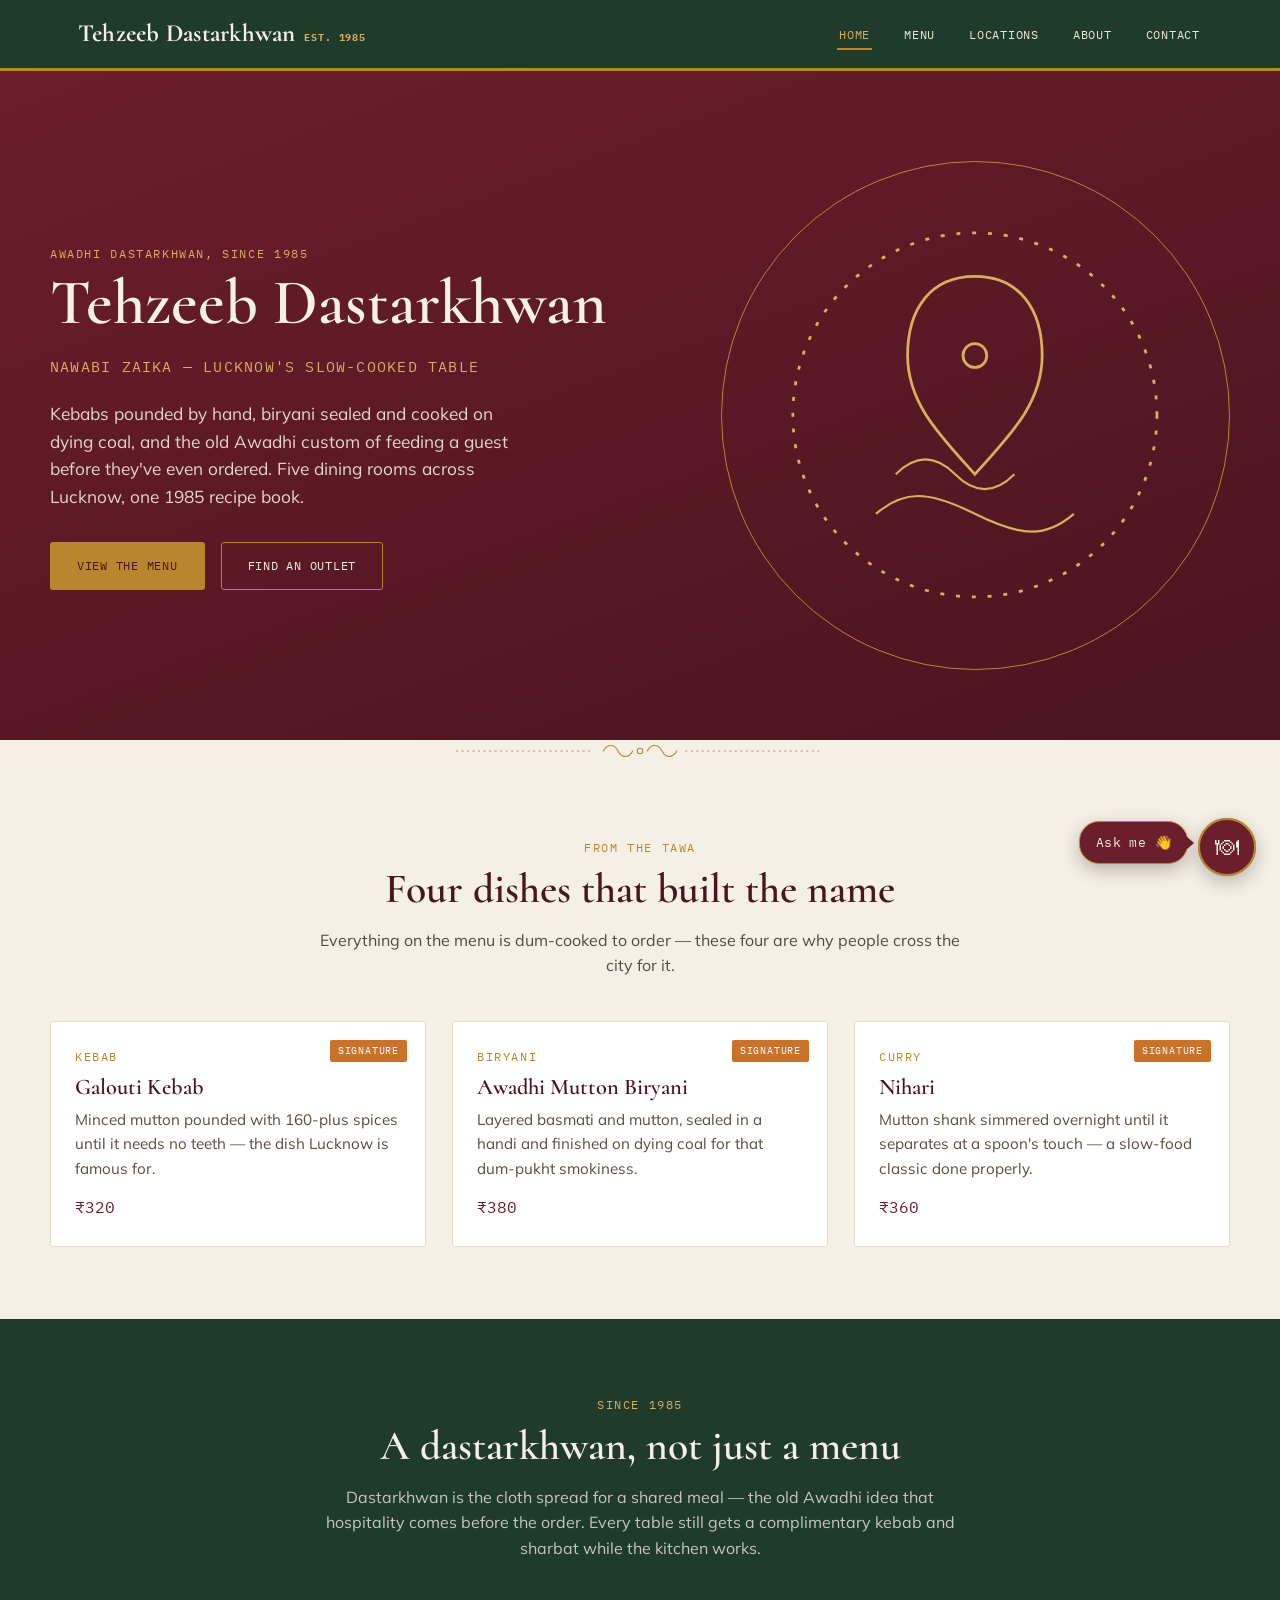
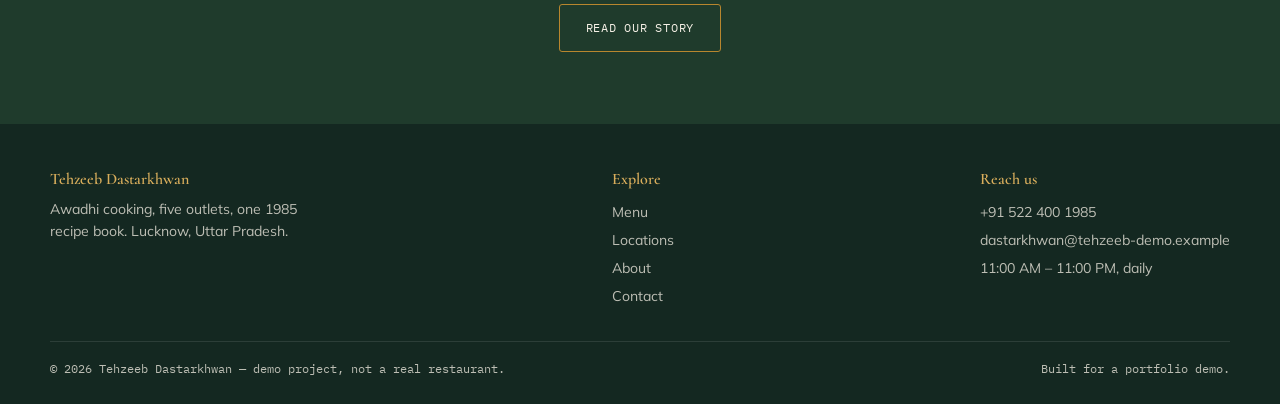
<file: index.html>
<!DOCTYPE html>
<html lang="en">
<head>
<meta charset="UTF-8" />
<meta name="viewport" content="width=device-width, initial-scale=1.0" />
<title>Tehzeeb Dastarkhwan — Awadhi Restaurant Chain, Lucknow</title>
<meta name="description" content="Tehzeeb Dastarkhwan — Awadhi kebabs, biryani and dum-pukht cooking across five outlets in Lucknow, since 1985." />
<link rel="preconnect" href="https://fonts.googleapis.com">
<link href="https://fonts.googleapis.com/css2?family=Cormorant:wght@500;600;700&family=Mulish:wght@400;500;700&family=IBM+Plex+Mono:wght@400;500&display=swap" rel="stylesheet">
<link rel="stylesheet" href="style.css">
</head>
<body>

<header class="site-header">
  <nav class="nav">
    <a href="index.html" class="nav-brand">Tehzeeb Dastarkhwan <small>Est. 1985</small></a>
    <button class="nav-toggle" aria-label="Toggle menu">☰</button>
    <ul class="nav-links">
      <li><a href="index.html">Home</a></li>
      <li><a href="menu.html">Menu</a></li>
      <li><a href="locations.html">Locations</a></li>
      <li><a href="about.html">About</a></li>
      <li><a href="contact.html">Contact</a></li>
    </ul>
  </nav>
</header>

<section class="hero">
  <div class="hero-inner">
    <div>
      <span class="eyebrow" style="color:var(--brass-light)">Awadhi dastarkhwan, since 1985</span>
      <h1>Tehzeeb Dastarkhwan</h1>
      <div class="tagline">Nawabi Zaika — Lucknow's Slow-Cooked Table</div>
      <p class="lead">Kebabs pounded by hand, biryani sealed and cooked on dying coal, and the old Awadhi custom of feeding a guest before they've even ordered. Five dining rooms across Lucknow, one 1985 recipe book.</p>
      <div class="hero-ctas">
        <a href="menu.html" class="btn btn-primary">View the menu</a>
        <a href="locations.html" class="btn btn-outline">Find an outlet</a>
      </div>
    </div>
    <div class="hero-signature" aria-hidden="true">
      <svg viewBox="0 0 200 200" xmlns="http://www.w3.org/2000/svg" fill="none" stroke="#D9AE5C" stroke-width="1.4">
        <circle cx="100" cy="100" r="92" stroke-dasharray="2 6"/>
        <path d="M100 30c22 0 34 16 34 40s-16 40-34 60c-18-20-34-36-34-60s12-40 34-40z"/>
        <circle cx="100" cy="70" r="6"/>
        <path d="M60 130c10-10 20-10 30 0s20 10 30 0" stroke-width="1.1"/>
        <path d="M50 150c14-12 26-12 50 0s36 12 50 0" stroke-width="1.1"/>
      </svg>
    </div>
  </div>
</section>

<div class="chikan-divider" style="background:var(--ivory)"></div>

<section>
  <div class="section-head">
    <span class="eyebrow">From the tawa</span>
    <h2>Four dishes that built the name</h2>
    <p>Everything on the menu is dum-cooked to order — these four are why people cross the city for it.</p>
  </div>
  <div class="grid-3">
    <div class="dish-card">
      <span class="badge">Signature</span>
      <span class="eyebrow">Kebab</span>
      <h3>Galouti Kebab</h3>
      <p>Minced mutton pounded with 160-plus spices until it needs no teeth — the dish Lucknow is famous for.</p>
      <div class="price">₹320</div>
    </div>
    <div class="dish-card">
      <span class="badge">Signature</span>
      <span class="eyebrow">Biryani</span>
      <h3>Awadhi Mutton Biryani</h3>
      <p>Layered basmati and mutton, sealed in a handi and finished on dying coal for that dum-pukht smokiness.</p>
      <div class="price">₹380</div>
    </div>
    <div class="dish-card">
      <span class="badge">Signature</span>
      <span class="eyebrow">Curry</span>
      <h3>Nihari</h3>
      <p>Mutton shank simmered overnight until it separates at a spoon's touch — a slow-food classic done properly.</p>
      <div class="price">₹360</div>
    </div>
  </div>
</section>

<section class="on-green">
  <div class="section-head">
    <span class="eyebrow" style="color:var(--brass-light)">Since 1985</span>
    <h2>A dastarkhwan, not just a menu</h2>
    <p>Dastarkhwan is the cloth spread for a shared meal — the old Awadhi idea that hospitality comes before the order. Every table still gets a complimentary kebab and sharbat while the kitchen works.</p>
  </div>
  <div style="text-align:center">
    <a href="about.html" class="btn btn-outline">Read our story</a>
  </div>
</section>

<footer class="site-footer">
  <div class="footer-inner">
    <div>
      <h4>Tehzeeb Dastarkhwan</h4>
      <p style="max-width:32ch;font-size:0.88rem;">Awadhi cooking, five outlets, one 1985 recipe book. Lucknow, Uttar Pradesh.</p>
    </div>
    <div>
      <h4>Explore</h4>
      <ul>
        <li><a href="menu.html">Menu</a></li>
        <li><a href="locations.html">Locations</a></li>
        <li><a href="about.html">About</a></li>
        <li><a href="contact.html">Contact</a></li>
      </ul>
    </div>
    <div>
      <h4>Reach us</h4>
      <ul>
        <li>+91 522 400 1985</li>
        <li>dastarkhwan@tehzeeb-demo.example</li>
        <li>11:00 AM – 11:00 PM, daily</li>
      </ul>
    </div>
  </div>
  <div class="footer-bottom">
    <span>© 2026 Tehzeeb Dastarkhwan — demo project, not a real restaurant.</span>
    <span>Built for a portfolio demo.</span>
  </div>
</footer>

<script src="restaurant-data.js"></script>
<script src="main.js"></script>
<script src="chatbot.js"></script>
</body>
</html>
</file>
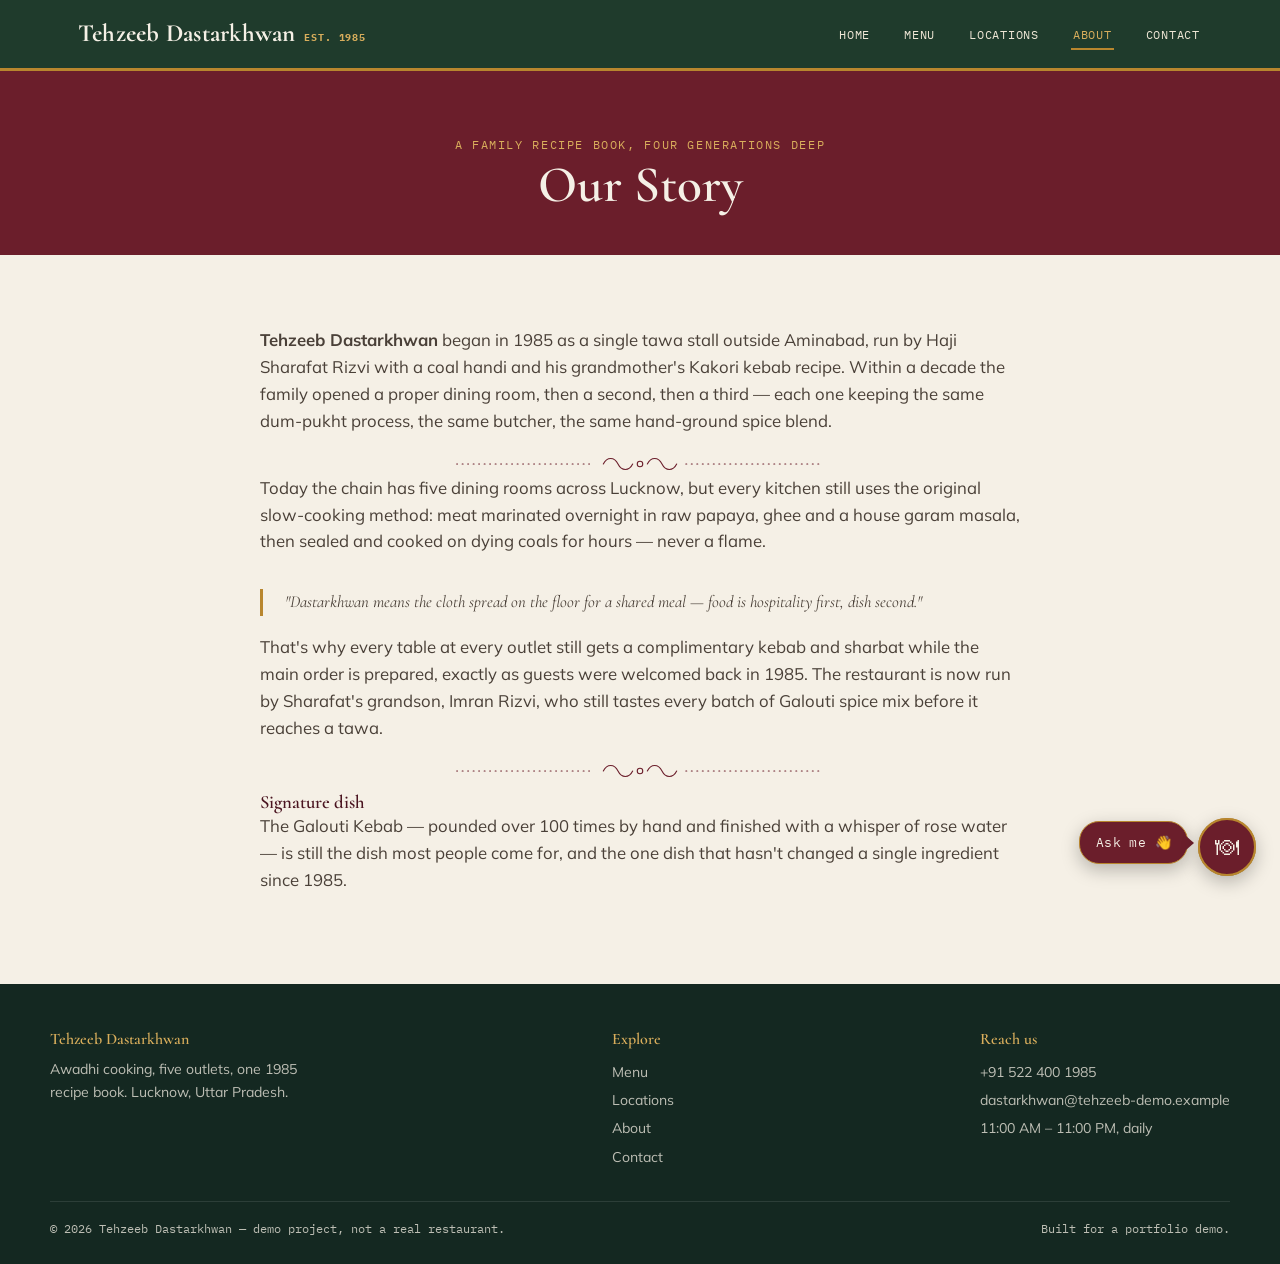
<file: about.html>
<!DOCTYPE html>
<html lang="en">
<head>
<meta charset="UTF-8" />
<meta name="viewport" content="width=device-width, initial-scale=1.0" />
<title>About — Tehzeeb Dastarkhwan</title>
<link rel="preconnect" href="https://fonts.googleapis.com">
<link href="https://fonts.googleapis.com/css2?family=Cormorant:wght@500;600;700&family=Mulish:wght@400;500;700&family=IBM+Plex+Mono:wght@400;500&display=swap" rel="stylesheet">
<link rel="stylesheet" href="style.css">
</head>
<body>

<header class="site-header">
  <nav class="nav">
    <a href="index.html" class="nav-brand">Tehzeeb Dastarkhwan <small>Est. 1985</small></a>
    <button class="nav-toggle" aria-label="Toggle menu">☰</button>
    <ul class="nav-links">
      <li><a href="index.html">Home</a></li>
      <li><a href="menu.html">Menu</a></li>
      <li><a href="locations.html">Locations</a></li>
      <li><a href="about.html">About</a></li>
      <li><a href="contact.html">Contact</a></li>
    </ul>
  </nav>
</header>

<section style="background:var(--wine);color:var(--ivory);padding:60px 28px 40px;text-align:center;">
  <span class="eyebrow" style="color:var(--brass-light)">A family recipe book, four generations deep</span>
  <h1 style="color:var(--ivory);font-size:clamp(2.2rem,4vw,3.2rem);">Our Story</h1>
</section>

<section>
  <div class="about-story">
    <p><strong>Tehzeeb Dastarkhwan</strong> began in 1985 as a single tawa stall outside Aminabad, run by Haji Sharafat Rizvi with a coal handi and his grandmother's Kakori kebab recipe. Within a decade the family opened a proper dining room, then a second, then a third — each one keeping the same dum-pukht process, the same butcher, the same hand-ground spice blend.</p>

    <div class="chikan-divider" data-stroke="#6B1E2B"></div>

    <p>Today the chain has five dining rooms across Lucknow, but every kitchen still uses the original slow-cooking method: meat marinated overnight in raw papaya, ghee and a house garam masala, then sealed and cooked on dying coals for hours — never a flame.</p>

    <p class="pull-quote">"Dastarkhwan means the cloth spread on the floor for a shared meal — food is hospitality first, dish second."</p>

    <p>That's why every table at every outlet still gets a complimentary kebab and sharbat while the main order is prepared, exactly as guests were welcomed back in 1985. The restaurant is now run by Sharafat's grandson, Imran Rizvi, who still tastes every batch of Galouti spice mix before it reaches a tawa.</p>

    <div class="chikan-divider" data-stroke="#6B1E2B"></div>

    <h3 style="margin-top:10px;">Signature dish</h3>
    <p>The Galouti Kebab — pounded over 100 times by hand and finished with a whisper of rose water — is still the dish most people come for, and the one dish that hasn't changed a single ingredient since 1985.</p>
  </div>
</section>

<footer class="site-footer">
  <div class="footer-inner">
    <div>
      <h4>Tehzeeb Dastarkhwan</h4>
      <p style="max-width:32ch;font-size:0.88rem;">Awadhi cooking, five outlets, one 1985 recipe book. Lucknow, Uttar Pradesh.</p>
    </div>
    <div>
      <h4>Explore</h4>
      <ul>
        <li><a href="menu.html">Menu</a></li>
        <li><a href="locations.html">Locations</a></li>
        <li><a href="about.html">About</a></li>
        <li><a href="contact.html">Contact</a></li>
      </ul>
    </div>
    <div>
      <h4>Reach us</h4>
      <ul>
        <li>+91 522 400 1985</li>
        <li>dastarkhwan@tehzeeb-demo.example</li>
        <li>11:00 AM – 11:00 PM, daily</li>
      </ul>
    </div>
  </div>
  <div class="footer-bottom">
    <span>© 2026 Tehzeeb Dastarkhwan — demo project, not a real restaurant.</span>
    <span>Built for a portfolio demo.</span>
  </div>
</footer>

<script src="restaurant-data.js"></script>
<script src="main.js"></script>
<script src="chatbot.js"></script>
</body>
</html>
</file>
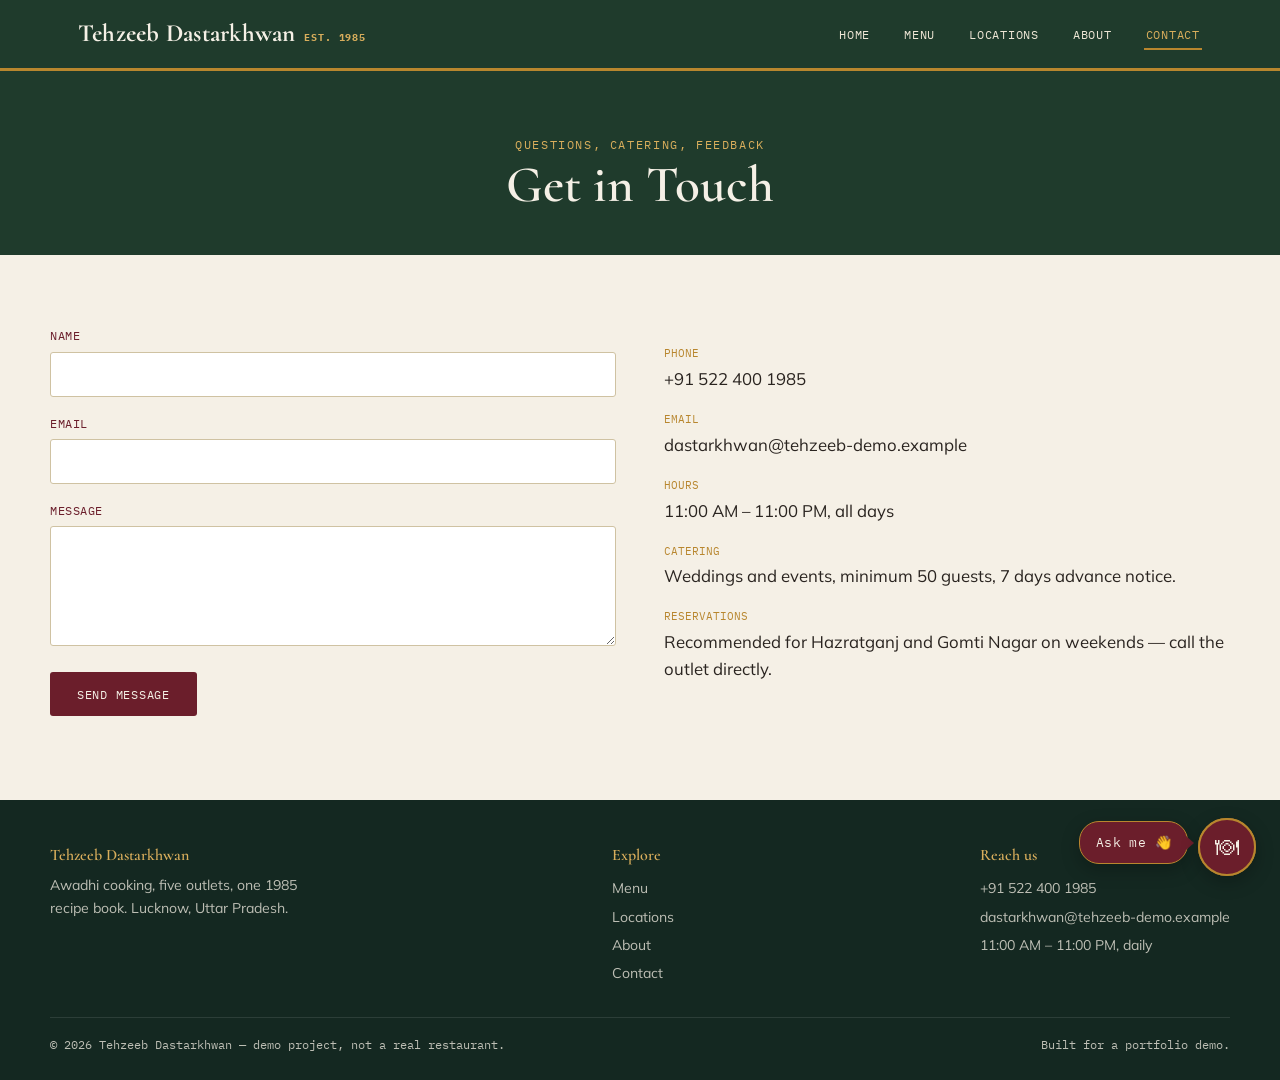
<file: contact.html>
<!DOCTYPE html>
<html lang="en">
<head>
<meta charset="UTF-8" />
<meta name="viewport" content="width=device-width, initial-scale=1.0" />
<title>Contact — Tehzeeb Dastarkhwan</title>
<link rel="preconnect" href="https://fonts.googleapis.com">
<link href="https://fonts.googleapis.com/css2?family=Cormorant:wght@500;600;700&family=Mulish:wght@400;500;700&family=IBM+Plex+Mono:wght@400;500&display=swap" rel="stylesheet">
<link rel="stylesheet" href="style.css">
</head>
<body>

<header class="site-header">
  <nav class="nav">
    <a href="index.html" class="nav-brand">Tehzeeb Dastarkhwan <small>Est. 1985</small></a>
    <button class="nav-toggle" aria-label="Toggle menu">☰</button>
    <ul class="nav-links">
      <li><a href="index.html">Home</a></li>
      <li><a href="menu.html">Menu</a></li>
      <li><a href="locations.html">Locations</a></li>
      <li><a href="about.html">About</a></li>
      <li><a href="contact.html">Contact</a></li>
    </ul>
  </nav>
</header>

<section style="background:var(--bottle-green);color:var(--ivory);padding:60px 28px 40px;text-align:center;">
  <span class="eyebrow" style="color:var(--brass-light)">Questions, catering, feedback</span>
  <h1 style="color:var(--ivory);font-size:clamp(2.2rem,4vw,3.2rem);">Get in Touch</h1>
</section>

<section>
  <div class="contact-wrap">
    <form id="contact-form">
      <div class="form-group">
        <label for="name">Name</label>
        <input type="text" id="name" required />
      </div>
      <div class="form-group">
        <label for="email">Email</label>
        <input type="email" id="email" required />
      </div>
      <div class="form-group">
        <label for="message">Message</label>
        <textarea id="message" required></textarea>
      </div>
      <button type="submit" class="btn btn-primary" style="background:var(--wine);color:var(--ivory);">Send message</button>
      <div id="form-status" class="form-status"></div>
    </form>

    <dl class="contact-info">
      <dt>Phone</dt><dd>+91 522 400 1985</dd>
      <dt>Email</dt><dd>dastarkhwan@tehzeeb-demo.example</dd>
      <dt>Hours</dt><dd>11:00 AM – 11:00 PM, all days</dd>
      <dt>Catering</dt><dd>Weddings and events, minimum 50 guests, 7 days advance notice.</dd>
      <dt>Reservations</dt><dd>Recommended for Hazratganj and Gomti Nagar on weekends — call the outlet directly.</dd>
    </dl>
  </div>
</section>

<footer class="site-footer">
  <div class="footer-inner">
    <div>
      <h4>Tehzeeb Dastarkhwan</h4>
      <p style="max-width:32ch;font-size:0.88rem;">Awadhi cooking, five outlets, one 1985 recipe book. Lucknow, Uttar Pradesh.</p>
    </div>
    <div>
      <h4>Explore</h4>
      <ul>
        <li><a href="menu.html">Menu</a></li>
        <li><a href="locations.html">Locations</a></li>
        <li><a href="about.html">About</a></li>
        <li><a href="contact.html">Contact</a></li>
      </ul>
    </div>
    <div>
      <h4>Reach us</h4>
      <ul>
        <li>+91 522 400 1985</li>
        <li>dastarkhwan@tehzeeb-demo.example</li>
        <li>11:00 AM – 11:00 PM, daily</li>
      </ul>
    </div>
  </div>
  <div class="footer-bottom">
    <span>© 2026 Tehzeeb Dastarkhwan — demo project, not a real restaurant.</span>
    <span>Built for a portfolio demo.</span>
  </div>
</footer>

<script src="restaurant-data.js"></script>
<script src="main.js"></script>
<script src="chatbot.js"></script>
</body>
</html>
</file>
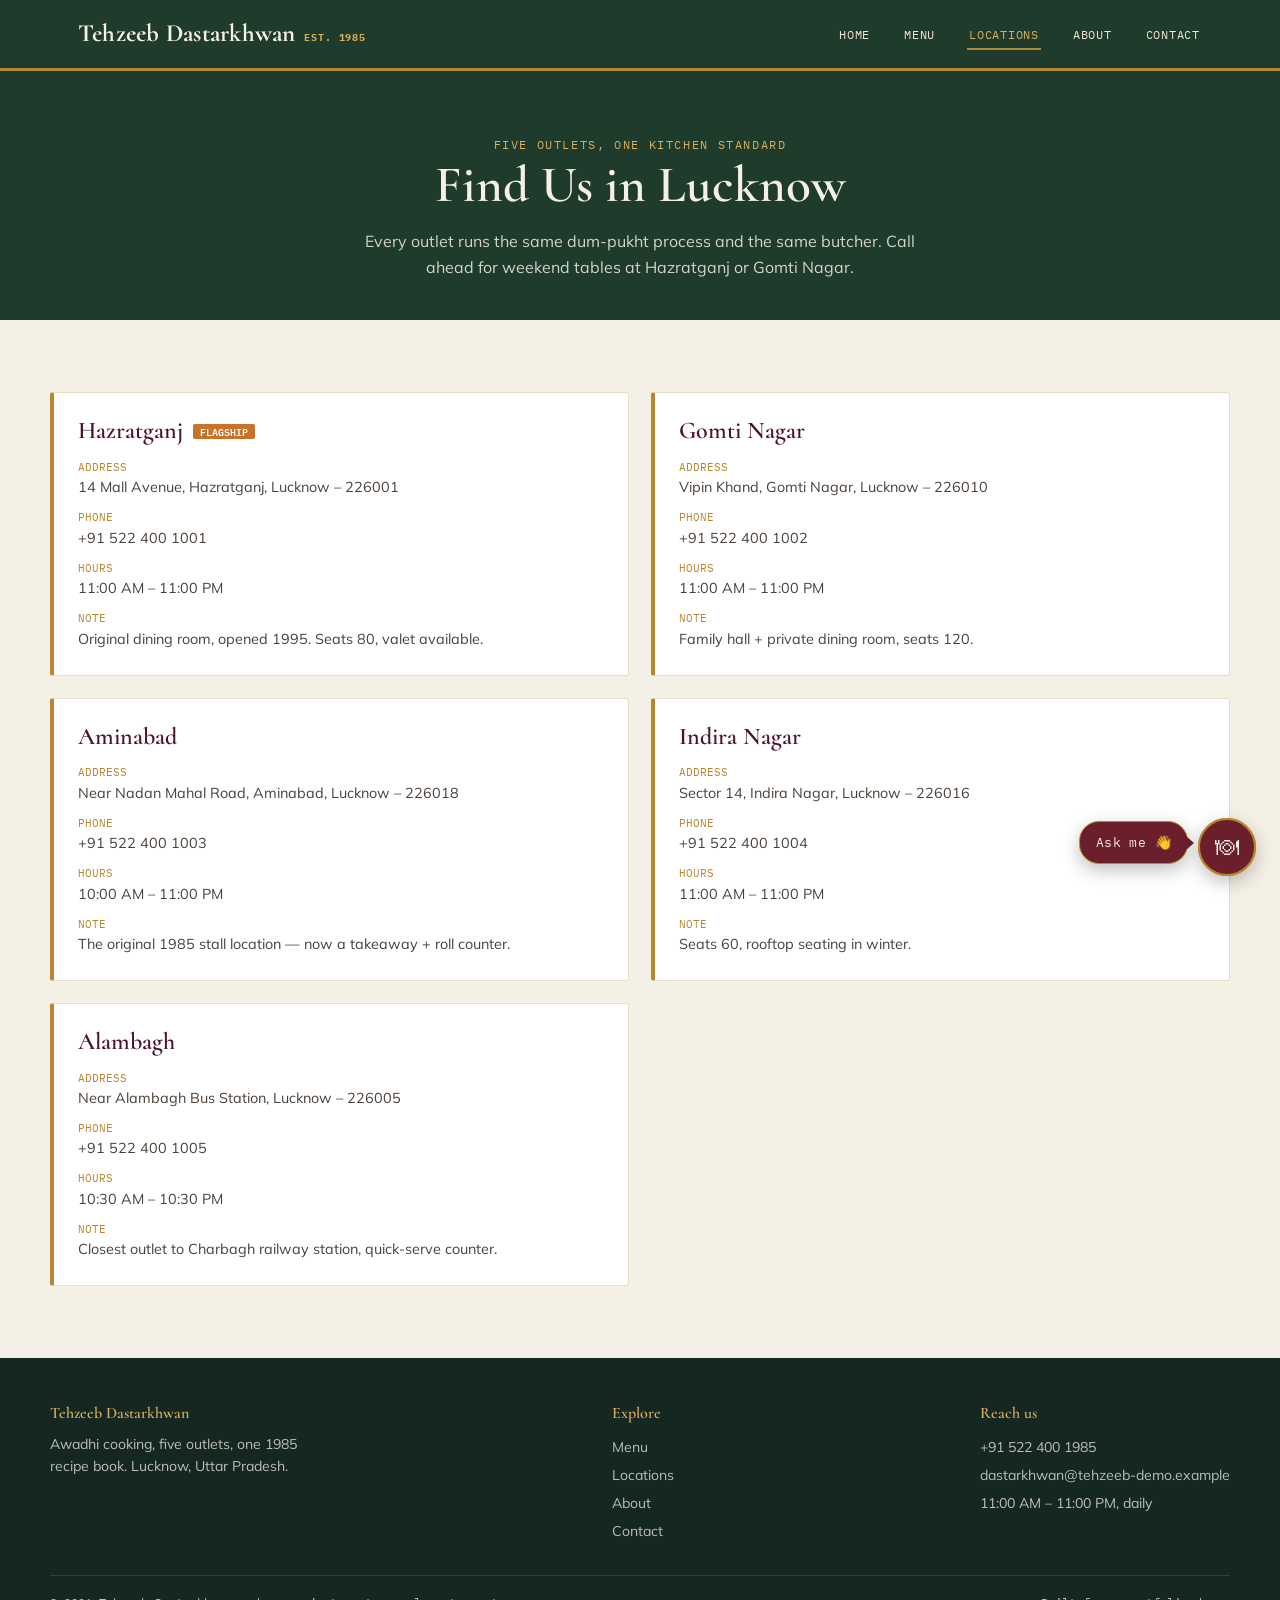
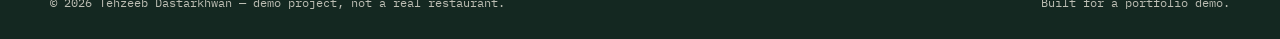
<file: locations.html>
<!DOCTYPE html>
<html lang="en">
<head>
<meta charset="UTF-8" />
<meta name="viewport" content="width=device-width, initial-scale=1.0" />
<title>Locations — Tehzeeb Dastarkhwan</title>
<link rel="preconnect" href="https://fonts.googleapis.com">
<link href="https://fonts.googleapis.com/css2?family=Cormorant:wght@500;600;700&family=Mulish:wght@400;500;700&family=IBM+Plex+Mono:wght@400;500&display=swap" rel="stylesheet">
<link rel="stylesheet" href="style.css">
</head>
<body>

<header class="site-header">
  <nav class="nav">
    <a href="index.html" class="nav-brand">Tehzeeb Dastarkhwan <small>Est. 1985</small></a>
    <button class="nav-toggle" aria-label="Toggle menu">☰</button>
    <ul class="nav-links">
      <li><a href="index.html">Home</a></li>
      <li><a href="menu.html">Menu</a></li>
      <li><a href="locations.html">Locations</a></li>
      <li><a href="about.html">About</a></li>
      <li><a href="contact.html">Contact</a></li>
    </ul>
  </nav>
</header>

<section style="background:var(--bottle-green);color:var(--ivory);padding:60px 28px 40px;text-align:center;">
  <span class="eyebrow" style="color:var(--brass-light)">Five outlets, one kitchen standard</span>
  <h1 style="color:var(--ivory);font-size:clamp(2.2rem,4vw,3.2rem);">Find Us in Lucknow</h1>
  <p style="max-width:56ch;margin:14px auto 0;color:rgba(245,240,230,0.85);">Every outlet runs the same dum-pukht process and the same butcher. Call ahead for weekend tables at Hazratganj or Gomti Nagar.</p>
</section>

<section>
  <div id="locations-root" class="locations-grid"></div>
</section>

<footer class="site-footer">
  <div class="footer-inner">
    <div>
      <h4>Tehzeeb Dastarkhwan</h4>
      <p style="max-width:32ch;font-size:0.88rem;">Awadhi cooking, five outlets, one 1985 recipe book. Lucknow, Uttar Pradesh.</p>
    </div>
    <div>
      <h4>Explore</h4>
      <ul>
        <li><a href="menu.html">Menu</a></li>
        <li><a href="locations.html">Locations</a></li>
        <li><a href="about.html">About</a></li>
        <li><a href="contact.html">Contact</a></li>
      </ul>
    </div>
    <div>
      <h4>Reach us</h4>
      <ul>
        <li>+91 522 400 1985</li>
        <li>dastarkhwan@tehzeeb-demo.example</li>
        <li>11:00 AM – 11:00 PM, daily</li>
      </ul>
    </div>
  </div>
  <div class="footer-bottom">
    <span>© 2026 Tehzeeb Dastarkhwan — demo project, not a real restaurant.</span>
    <span>Built for a portfolio demo.</span>
  </div>
</footer>

<script src="restaurant-data.js"></script>
<script src="main.js"></script>
<script src="chatbot.js"></script>
</body>
</html>
</file>
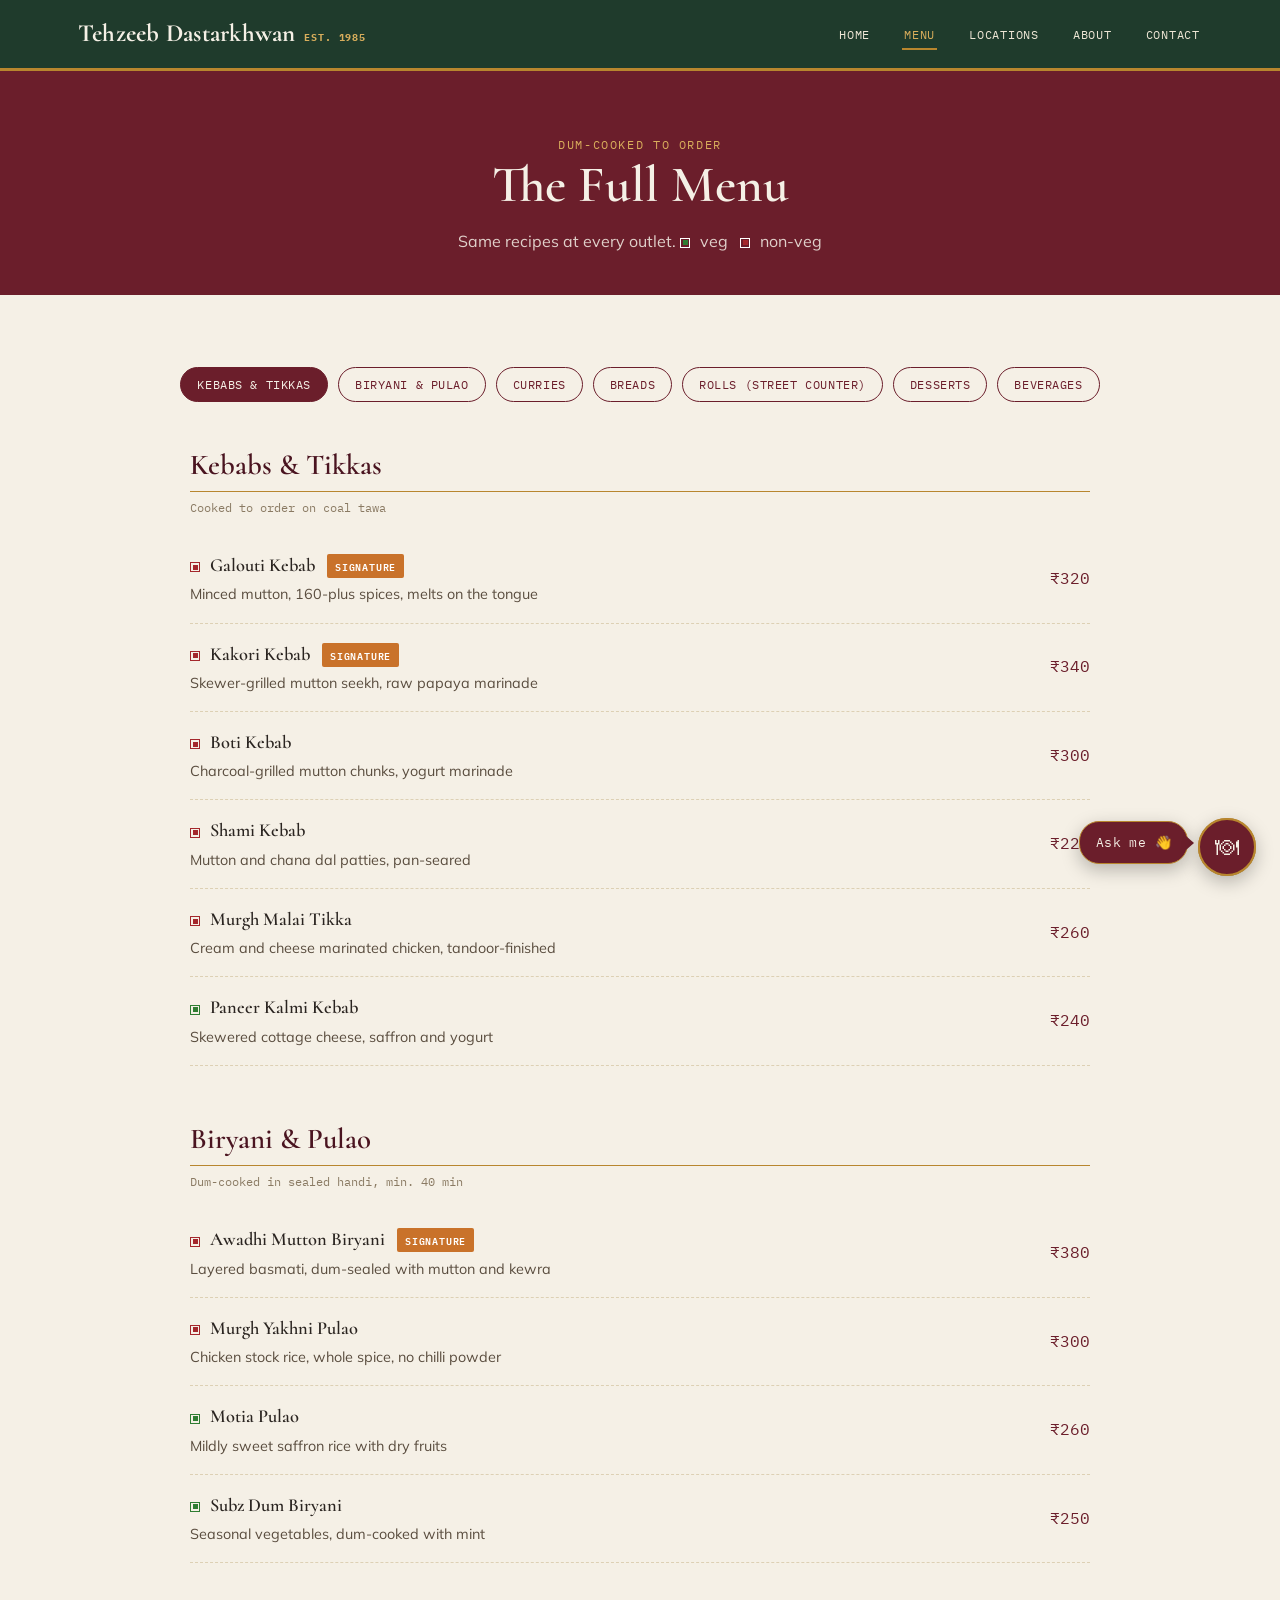
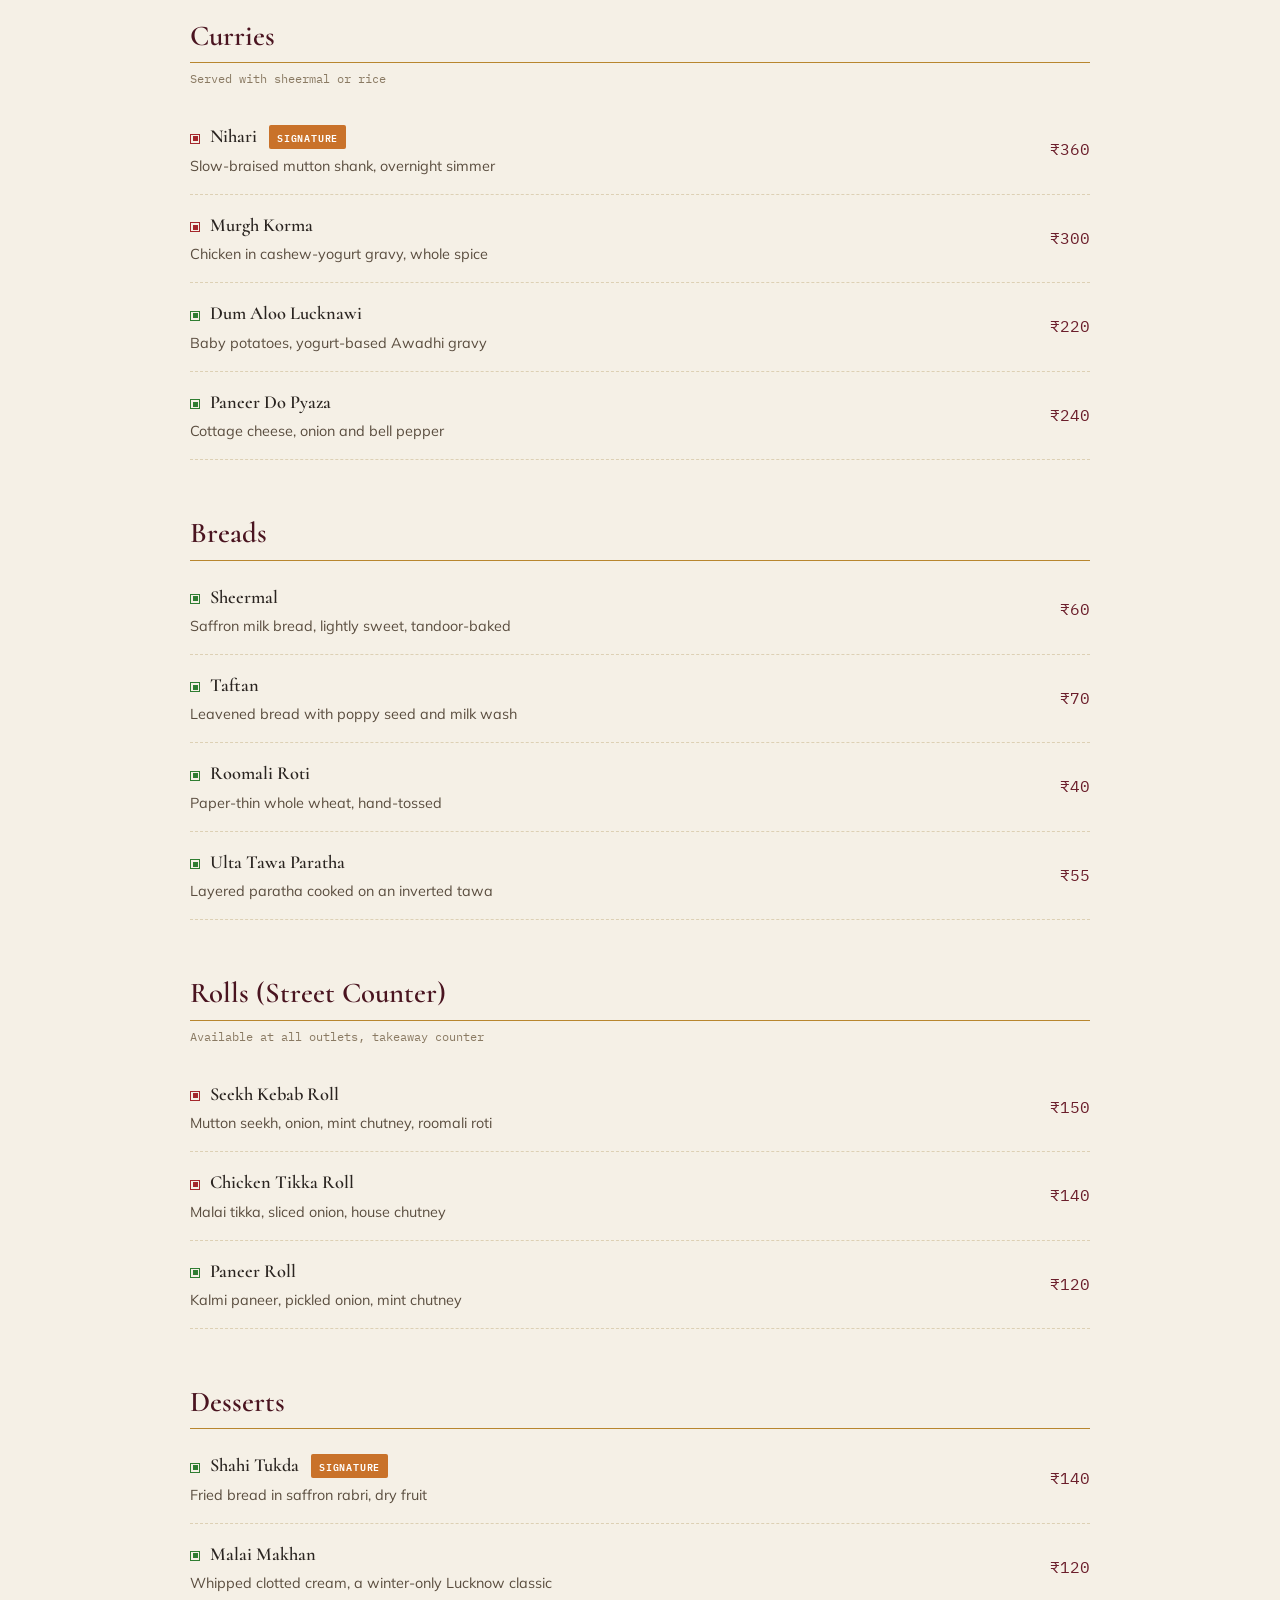
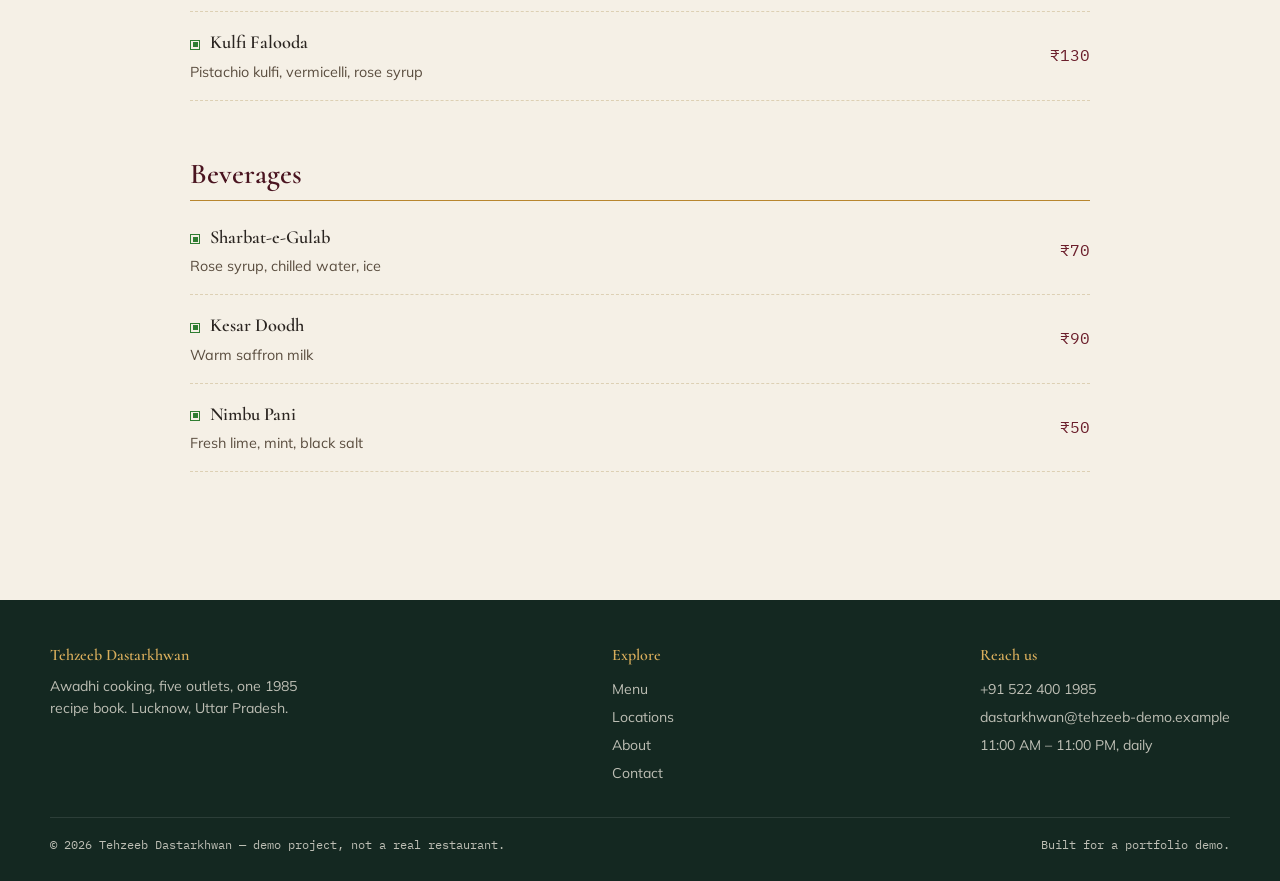
<file: menu.html>
<!DOCTYPE html>
<html lang="en">
<head>
<meta charset="UTF-8" />
<meta name="viewport" content="width=device-width, initial-scale=1.0" />
<title>Menu — Tehzeeb Dastarkhwan</title>
<link rel="preconnect" href="https://fonts.googleapis.com">
<link href="https://fonts.googleapis.com/css2?family=Cormorant:wght@500;600;700&family=Mulish:wght@400;500;700&family=IBM+Plex+Mono:wght@400;500&display=swap" rel="stylesheet">
<link rel="stylesheet" href="style.css">
</head>
<body>

<header class="site-header">
  <nav class="nav">
    <a href="index.html" class="nav-brand">Tehzeeb Dastarkhwan <small>Est. 1985</small></a>
    <button class="nav-toggle" aria-label="Toggle menu">☰</button>
    <ul class="nav-links">
      <li><a href="index.html">Home</a></li>
      <li><a href="menu.html">Menu</a></li>
      <li><a href="locations.html">Locations</a></li>
      <li><a href="about.html">About</a></li>
      <li><a href="contact.html">Contact</a></li>
    </ul>
  </nav>
</header>

<section style="background:var(--wine);color:var(--ivory);padding:60px 28px 40px;text-align:center;">
  <span class="eyebrow" style="color:var(--brass-light)">Dum-cooked to order</span>
  <h1 style="color:var(--ivory);font-size:clamp(2.2rem,4vw,3.2rem);">The Full Menu</h1>
  <p style="max-width:56ch;margin:14px auto 0;color:rgba(245,240,230,0.85);">Same recipes at every outlet. <span class="veg-dot" style="border-color:#fff"></span> veg &nbsp; <span class="nonveg-dot" style="border-color:#fff"></span> non-veg</p>
</section>

<section>
  <div id="menu-nav" class="menu-nav"></div>
  <div id="menu-root"></div>
</section>

<footer class="site-footer">
  <div class="footer-inner">
    <div>
      <h4>Tehzeeb Dastarkhwan</h4>
      <p style="max-width:32ch;font-size:0.88rem;">Awadhi cooking, five outlets, one 1985 recipe book. Lucknow, Uttar Pradesh.</p>
    </div>
    <div>
      <h4>Explore</h4>
      <ul>
        <li><a href="menu.html">Menu</a></li>
        <li><a href="locations.html">Locations</a></li>
        <li><a href="about.html">About</a></li>
        <li><a href="contact.html">Contact</a></li>
      </ul>
    </div>
    <div>
      <h4>Reach us</h4>
      <ul>
        <li>+91 522 400 1985</li>
        <li>dastarkhwan@tehzeeb-demo.example</li>
        <li>11:00 AM – 11:00 PM, daily</li>
      </ul>
    </div>
  </div>
  <div class="footer-bottom">
    <span>© 2026 Tehzeeb Dastarkhwan — demo project, not a real restaurant.</span>
    <span>Built for a portfolio demo.</span>
  </div>
</footer>

<script src="restaurant-data.js"></script>
<script src="main.js"></script>
<script src="chatbot.js"></script>
</body>
</html>
</file>
<file: style.css>
/* ==========================================================
   TEHZEEB DASTARKHWAN — design tokens
   Palette drawn from Awadhi textiles & metalwork, not a
   generic "warm cream + terracotta" default.
   ========================================================== */

:root {
  --wine: #6B1E2B;
  --wine-dark: #4A1420;
  --bottle-green: #1F3B2C;
  --bottle-green-dark: #142821;
  --brass: #B8862E;
  --brass-light: #D9AE5C;
  --ivory: #F5F0E6;
  --ivory-warm: #EFE7D6;
  --ink: #2A2420;
  --saffron: #C9722A;

  --font-display: "Cormorant", Georgia, serif;
  --font-body: "Mulish", -apple-system, sans-serif;
  --font-mono: "IBM Plex Mono", monospace;

  --max-width: 1180px;
  --radius: 3px;
}

* { box-sizing: border-box; margin: 0; padding: 0; }

html { scroll-behavior: smooth; }

body {
  font-family: var(--font-body);
  color: var(--ink);
  background: var(--ivory);
  line-height: 1.6;
  -webkit-font-smoothing: antialiased;
}

img { max-width: 100%; display: block; }

a { color: inherit; text-decoration: none; }

h1, h2, h3, h4 {
  font-family: var(--font-display);
  font-weight: 600;
  color: var(--wine-dark);
  line-height: 1.15;
}

.eyebrow {
  font-family: var(--font-mono);
  font-size: 0.72rem;
  letter-spacing: 0.14em;
  text-transform: uppercase;
  color: var(--brass);
}

.container {
  max-width: var(--max-width);
  margin: 0 auto;
  padding: 0 28px;
}

:focus-visible {
  outline: 2px solid var(--saffron);
  outline-offset: 3px;
}

@media (prefers-reduced-motion: reduce) {
  *, *::before, *::after { animation-duration: 0.01ms !important; transition-duration: 0.01ms !important; }
}

/* ----------------------------------------------------------
   Chikankari motif — the signature element.
   A hand-drawn paisley/leaf line pattern, used as dividers
   and corner ornaments, echoing Lucknow's embroidery craft.
   ---------------------------------------------------------- */

.chikan-divider {
  width: 100%;
  height: 22px;
  display: block;
  margin: 0 auto;
}

.chikan-divider svg { width: 100%; height: 100%; }

.chikan-corner {
  position: absolute;
  width: 64px;
  height: 64px;
  opacity: 0.55;
  pointer-events: none;
}

/* ----------------------------------------------------------
   Header / Nav
   ---------------------------------------------------------- */

.site-header {
  background: var(--bottle-green);
  border-bottom: 3px solid var(--brass);
  position: sticky;
  top: 0;
  z-index: 100;
}

.nav {
  display: flex;
  align-items: center;
  justify-content: space-between;
  padding: 14px 28px;
  max-width: var(--max-width);
  margin: 0 auto;
}

.nav-brand {
  font-family: var(--font-display);
  font-size: 1.55rem;
  color: var(--ivory);
  font-weight: 700;
  letter-spacing: 0.01em;
  display: flex;
  align-items: baseline;
  gap: 8px;
}

.nav-brand small {
  font-family: var(--font-mono);
  font-size: 0.6rem;
  color: var(--brass-light);
  letter-spacing: 0.1em;
  text-transform: uppercase;
}

.nav-links {
  display: flex;
  gap: 30px;
  list-style: none;
}

.nav-links a {
  font-family: var(--font-mono);
  font-size: 0.78rem;
  letter-spacing: 0.06em;
  text-transform: uppercase;
  color: var(--ivory-warm);
  padding: 6px 2px;
  border-bottom: 2px solid transparent;
  transition: border-color 0.2s ease, color 0.2s ease;
}

.nav-links a:hover,
.nav-links a[aria-current="page"] {
  color: var(--brass-light);
  border-color: var(--brass);
}

.nav-toggle {
  display: none;
  background: none;
  border: 1px solid var(--brass);
  color: var(--ivory);
  padding: 6px 10px;
  font-size: 1.1rem;
  border-radius: var(--radius);
}

@media (max-width: 780px) {
  .nav-toggle { display: block; }
  .nav-links {
    position: absolute;
    top: 100%;
    left: 0;
    right: 0;
    background: var(--bottle-green-dark);
    flex-direction: column;
    gap: 0;
    max-height: 0;
    overflow: hidden;
    transition: max-height 0.25s ease;
  }
  .nav-links.open { max-height: 320px; }
  .nav-links li { border-bottom: 1px solid rgba(255,255,255,0.08); }
  .nav-links a { display: block; padding: 14px 28px; }
}

/* ----------------------------------------------------------
   Hero
   ---------------------------------------------------------- */

.hero {
  position: relative;
  background: linear-gradient(160deg, var(--wine) 0%, var(--wine-dark) 100%);
  color: var(--ivory);
  padding: 90px 28px 70px;
  overflow: hidden;
}

.hero-inner {
  max-width: var(--max-width);
  margin: 0 auto;
  display: grid;
  grid-template-columns: 1.1fr 0.9fr;
  gap: 48px;
  align-items: center;
}

.hero h1 {
  font-size: clamp(2.6rem, 5vw, 4.2rem);
  color: var(--ivory);
}

.hero .tagline {
  font-family: var(--font-mono);
  color: var(--brass-light);
  font-size: 0.95rem;
  letter-spacing: 0.08em;
  text-transform: uppercase;
  margin-top: 14px;
}

.hero p.lead {
  margin-top: 22px;
  font-size: 1.08rem;
  max-width: 46ch;
  color: rgba(245,240,230,0.88);
}

.hero-ctas {
  margin-top: 32px;
  display: flex;
  gap: 16px;
  flex-wrap: wrap;
}

.btn {
  font-family: var(--font-mono);
  font-size: 0.78rem;
  letter-spacing: 0.06em;
  text-transform: uppercase;
  padding: 13px 26px;
  border-radius: var(--radius);
  border: 1px solid transparent;
  cursor: pointer;
  transition: transform 0.15s ease, background 0.2s ease;
  display: inline-block;
}

.btn:hover { transform: translateY(-1px); }

.btn-primary {
  background: var(--brass);
  color: var(--wine-dark);
}
.btn-primary:hover { background: var(--brass-light); }

.btn-outline {
  border-color: var(--brass);
  color: var(--ivory);
  background: transparent;
}
.btn-outline:hover { background: rgba(184,134,46,0.15); }

.hero-signature {
  aspect-ratio: 1;
  border: 1px solid var(--brass);
  border-radius: 50%;
  display: flex;
  align-items: center;
  justify-content: center;
  position: relative;
}

.hero-signature svg { width: 78%; height: 78%; }

@media (max-width: 860px) {
  .hero-inner { grid-template-columns: 1fr; }
  .hero-signature { max-width: 260px; margin: 0 auto; }
}

/* ----------------------------------------------------------
   Section scaffolding
   ---------------------------------------------------------- */

section { padding: 72px 28px; }

.section-head {
  max-width: 640px;
  margin: 0 auto 42px;
  text-align: center;
}

.section-head h2 { font-size: clamp(1.9rem, 3.4vw, 2.6rem); margin-top: 6px; }
.section-head p { margin-top: 14px; color: #55483c; }

.on-green { background: var(--bottle-green); color: var(--ivory); }
.on-green h2, .on-green h3, .on-green h4 { color: var(--ivory); }
.on-green .section-head p { color: rgba(245,240,230,0.78); }

/* ----------------------------------------------------------
   Cards: dishes, features
   ---------------------------------------------------------- */

.grid-3 {
  max-width: var(--max-width);
  margin: 0 auto;
  display: grid;
  grid-template-columns: repeat(3, 1fr);
  gap: 26px;
}

@media (max-width: 900px) { .grid-3 { grid-template-columns: 1fr 1fr; } }
@media (max-width: 620px) { .grid-3 { grid-template-columns: 1fr; } }

.dish-card {
  background: #fff;
  border: 1px solid #e6ddc8;
  border-radius: var(--radius);
  padding: 26px 24px;
  position: relative;
}

.dish-card .eyebrow { margin-bottom: 8px; display: block; }
.dish-card h3 { font-size: 1.4rem; }
.dish-card p { color: #5a4d3f; margin-top: 8px; font-size: 0.95rem; }
.dish-card .price {
  font-family: var(--font-mono);
  color: var(--wine);
  margin-top: 14px;
  font-size: 1rem;
}

.badge {
  position: absolute;
  top: 18px;
  right: 18px;
  font-family: var(--font-mono);
  font-size: 0.62rem;
  letter-spacing: 0.08em;
  text-transform: uppercase;
  background: var(--saffron);
  color: #fff;
  padding: 3px 8px;
  border-radius: 2px;
}

.veg-dot, .nonveg-dot {
  width: 10px; height: 10px;
  display: inline-block;
  border: 1.5px solid;
  margin-right: 6px;
  vertical-align: middle;
}
.veg-dot { border-color: #2f7d32; }
.veg-dot::after { content:""; display:block; width:5px; height:5px; background:#2f7d32; margin:1.2px auto; }
.nonveg-dot { border-color: #a4272c; }
.nonveg-dot::after { content:""; display:block; width:5px; height:5px; background:#a4272c; margin:1.2px auto; }

/* ----------------------------------------------------------
   Menu page
   ---------------------------------------------------------- */

.menu-nav {
  display: flex;
  flex-wrap: wrap;
  gap: 10px;
  justify-content: center;
  margin-bottom: 46px;
}

.menu-nav button {
  font-family: var(--font-mono);
  font-size: 0.72rem;
  letter-spacing: 0.05em;
  text-transform: uppercase;
  padding: 9px 16px;
  border: 1px solid var(--wine);
  background: transparent;
  color: var(--wine);
  border-radius: 20px;
  cursor: pointer;
  transition: all 0.2s ease;
}

.menu-nav button.active,
.menu-nav button:hover {
  background: var(--wine);
  color: var(--ivory);
}

.menu-category { max-width: 900px; margin: 0 auto 56px; }

.menu-category h3 {
  font-size: 1.8rem;
  border-bottom: 1px solid var(--brass);
  padding-bottom: 10px;
  margin-bottom: 6px;
}

.menu-category .cat-note {
  font-family: var(--font-mono);
  font-size: 0.75rem;
  color: #8a7a63;
  margin-bottom: 18px;
}

.menu-item {
  display: flex;
  justify-content: space-between;
  gap: 20px;
  padding: 16px 0;
  border-bottom: 1px dashed #ddd0b4;
}

.menu-item-name { font-family: var(--font-display); font-size: 1.15rem; font-weight: 600; }
.menu-item-desc { color: #5a4d3f; font-size: 0.9rem; margin-top: 3px; }
.menu-item-price {
  font-family: var(--font-mono);
  color: var(--wine);
  white-space: nowrap;
  align-self: center;
}

/* ----------------------------------------------------------
   Locations page
   ---------------------------------------------------------- */

.locations-grid {
  max-width: var(--max-width);
  margin: 0 auto;
  display: grid;
  grid-template-columns: repeat(2, 1fr);
  gap: 22px;
}
@media (max-width: 760px) { .locations-grid { grid-template-columns: 1fr; } }

.location-card {
  background: #fff;
  border: 1px solid #e6ddc8;
  border-left: 4px solid var(--brass);
  padding: 24px;
  border-radius: var(--radius);
}
.location-card h3 { font-size: 1.5rem; display: flex; align-items: center; gap: 10px; }
.location-card .flagship-tag {
  font-family: var(--font-mono);
  font-size: 0.6rem;
  background: var(--saffron);
  color: #fff;
  padding: 2px 7px;
  border-radius: 2px;
  text-transform: uppercase;
}
.location-card dl { margin-top: 14px; font-size: 0.9rem; }
.location-card dt { font-family: var(--font-mono); font-size: 0.68rem; text-transform: uppercase; color: var(--brass); margin-top: 10px; }
.location-card dd { color: #4a4038; }

/* ----------------------------------------------------------
   About page
   ---------------------------------------------------------- */

.about-story {
  max-width: 760px;
  margin: 0 auto;
}
.about-story p { margin-bottom: 18px; font-size: 1.05rem; color: #4a4038; }
.pull-quote {
  font-family: var(--font-display);
  font-size: 1.6rem;
  color: var(--wine);
  border-left: 3px solid var(--brass);
  padding-left: 22px;
  margin: 34px 0;
  font-style: italic;
}

/* ----------------------------------------------------------
   Contact page
   ---------------------------------------------------------- */

.contact-wrap {
  max-width: var(--max-width);
  margin: 0 auto;
  display: grid;
  grid-template-columns: 1fr 1fr;
  gap: 48px;
}
@media (max-width: 800px) { .contact-wrap { grid-template-columns: 1fr; } }

.form-group { margin-bottom: 18px; }
.form-group label {
  display: block;
  font-family: var(--font-mono);
  font-size: 0.72rem;
  text-transform: uppercase;
  letter-spacing: 0.05em;
  margin-bottom: 6px;
  color: var(--wine);
}
.form-group input,
.form-group textarea {
  width: 100%;
  padding: 12px 14px;
  border: 1px solid #cfc2a2;
  border-radius: var(--radius);
  font-family: var(--font-body);
  font-size: 0.95rem;
  background: #fff;
}
.form-group textarea { min-height: 120px; resize: vertical; }

.contact-info dt { font-family: var(--font-mono); font-size: 0.7rem; text-transform: uppercase; color: var(--brass); margin-top: 18px; }
.contact-info dd { font-size: 1.05rem; margin-top: 3px; }

.form-status { margin-top: 12px; font-size: 0.88rem; color: var(--bottle-green); font-family: var(--font-mono); }

/* ----------------------------------------------------------
   Footer
   ---------------------------------------------------------- */

.site-footer {
  background: var(--bottle-green-dark);
  color: rgba(245,240,230,0.75);
  padding: 46px 28px 26px;
}
.footer-inner {
  max-width: var(--max-width);
  margin: 0 auto;
  display: flex;
  justify-content: space-between;
  flex-wrap: wrap;
  gap: 24px;
}
.footer-inner h4 { color: var(--brass-light); font-size: 1rem; margin-bottom: 10px; }
.footer-inner ul { list-style: none; font-size: 0.88rem; line-height: 2; }
.footer-bottom {
  max-width: var(--max-width);
  margin: 30px auto 0;
  padding-top: 18px;
  border-top: 1px solid rgba(255,255,255,0.1);
  font-family: var(--font-mono);
  font-size: 0.72rem;
  display: flex;
  justify-content: space-between;
  flex-wrap: wrap;
  gap: 10px;
}

/* ----------------------------------------------------------
   Chatbot widget
   ---------------------------------------------------------- */

#chat-toggle {
  position: fixed;
  bottom: 24px;
  right: 24px;
  width: 58px;
  height: 58px;
  border-radius: 50%;
  background: var(--wine);
  border: 2px solid var(--brass);
  color: var(--ivory);
  font-size: 1.5rem;
  cursor: pointer;
  z-index: 200;
  box-shadow: 0 6px 18px rgba(0,0,0,0.25);
  transition: transform 0.2s ease;
}
#chat-toggle:hover { transform: scale(1.06); }

#chat-toggle-ring {
  position: fixed;
  bottom: 24px;
  right: 24px;
  width: 58px;
  height: 58px;
  border-radius: 50%;
  border: 2px solid var(--brass);
  z-index: 199;
  pointer-events: none;
  animation: chat-pulse 2.2s ease-out infinite;
}

@keyframes chat-pulse {
  0%   { transform: scale(1);   opacity: 0.7; }
  70%  { transform: scale(1.7); opacity: 0; }
  100% { transform: scale(1.7); opacity: 0; }
}

#chat-callout {
  position: fixed;
  bottom: 36px;
  right: 92px;
  background: var(--wine);
  color: var(--ivory);
  font-family: var(--font-mono);
  font-size: 0.82rem;
  letter-spacing: 0.03em;
  padding: 10px 16px;
  border-radius: 20px;
  border: 1px solid var(--brass);
  white-space: nowrap;
  z-index: 200;
  box-shadow: 0 6px 18px rgba(0,0,0,0.25);
  animation: chat-callout-bob 2.4s ease-in-out infinite;
  cursor: pointer;
}

#chat-callout::after {
  content: "";
  position: absolute;
  right: -7px;
  top: 50%;
  transform: translateY(-50%);
  width: 0;
  height: 0;
  border-top: 7px solid transparent;
  border-bottom: 7px solid transparent;
  border-left: 8px solid var(--wine);
}

@keyframes chat-callout-bob {
  0%, 100% { transform: translateX(0); }
  50% { transform: translateX(-5px); }
}

#chat-callout.hidden,
#chat-toggle-ring.hidden {
  display: none;
}

@media (max-width: 480px) {
  #chat-callout { font-size: 0.72rem; padding: 8px 12px; right: 84px; bottom: 40px; }
}

#chat-panel {
  position: fixed;
  bottom: 94px;
  right: 24px;
  width: 360px;
  max-width: calc(100vw - 32px);
  height: 480px;
  max-height: calc(100vh - 140px);
  background: var(--ivory);
  border: 1px solid var(--brass);
  border-radius: 10px;
  box-shadow: 0 12px 40px rgba(0,0,0,0.3);
  display: none;
  flex-direction: column;
  overflow: hidden;
  z-index: 200;
}
#chat-panel.open { display: flex; }

.chat-header {
  background: var(--wine);
  color: var(--ivory);
  padding: 14px 16px;
  display: flex;
  justify-content: space-between;
  align-items: center;
  flex-shrink: 0;
}
.chat-header strong { font-family: var(--font-display); font-size: 1.15rem; }
.chat-header span { font-family: var(--font-mono); font-size: 0.65rem; color: var(--brass-light); text-transform: uppercase; }
.chat-close { background: none; border: none; color: var(--ivory); font-size: 1.1rem; cursor: pointer; }

#chat-body {
  display: flex;
  flex-direction: column;
  flex: 1;
  min-height: 0;
}

.chat-messages {
  flex: 1;
  min-height: 0;
  overflow-y: auto;
  padding: 14px 16px;
  display: flex;
  flex-direction: column;
  gap: 10px;
  background: #fff;
}

.chat-msg {
  max-width: 82%;
  padding: 9px 13px;
  border-radius: 12px;
  font-size: 0.88rem;
  line-height: 1.5;
}
.chat-msg.bot {
  background: var(--ivory-warm);
  align-self: flex-start;
  border-bottom-left-radius: 3px;
}
.chat-msg.user {
  background: var(--wine);
  color: var(--ivory);
  align-self: flex-end;
  border-bottom-right-radius: 3px;
}
.chat-msg.typing { color: #999; font-style: italic; }

.chat-input-row {
  display: flex;
  border-top: 1px solid #e6ddc8;
  padding: 10px;
  gap: 8px;
  background: var(--ivory);
  flex-shrink: 0;
}
.chat-input-row input {
  flex: 1;
  padding: 10px 12px;
  border: 1px solid #cfc2a2;
  border-radius: 20px;
  font-family: var(--font-body);
  font-size: 0.88rem;
}
.chat-input-row button {
  background: var(--brass);
  border: none;
  color: var(--wine-dark);
  width: 40px;
  border-radius: 50%;
  cursor: pointer;
  font-size: 1rem;
}

.chat-key-setup {
  padding: 16px;
  font-size: 0.85rem;
  background: #fff;
  flex: 1;
  overflow-y: auto;
}
.chat-key-setup p { margin-bottom: 10px; color: #55483c; }
.chat-key-setup a { color: var(--wine); text-decoration: underline; }
.chat-key-setup input {
  width: 100%;
  padding: 10px 12px;
  border: 1px solid #cfc2a2;
  border-radius: var(--radius);
  margin: 10px 0;
  font-family: var(--font-mono);
  font-size: 0.82rem;
}
.chat-key-setup button {
  width: 100%;
  padding: 10px;
  background: var(--wine);
  color: var(--ivory);
  border: none;
  border-radius: var(--radius);
  cursor: pointer;
  font-family: var(--font-mono);
  text-transform: uppercase;
  font-size: 0.75rem;
  letter-spacing: 0.05em;
}
</file>
